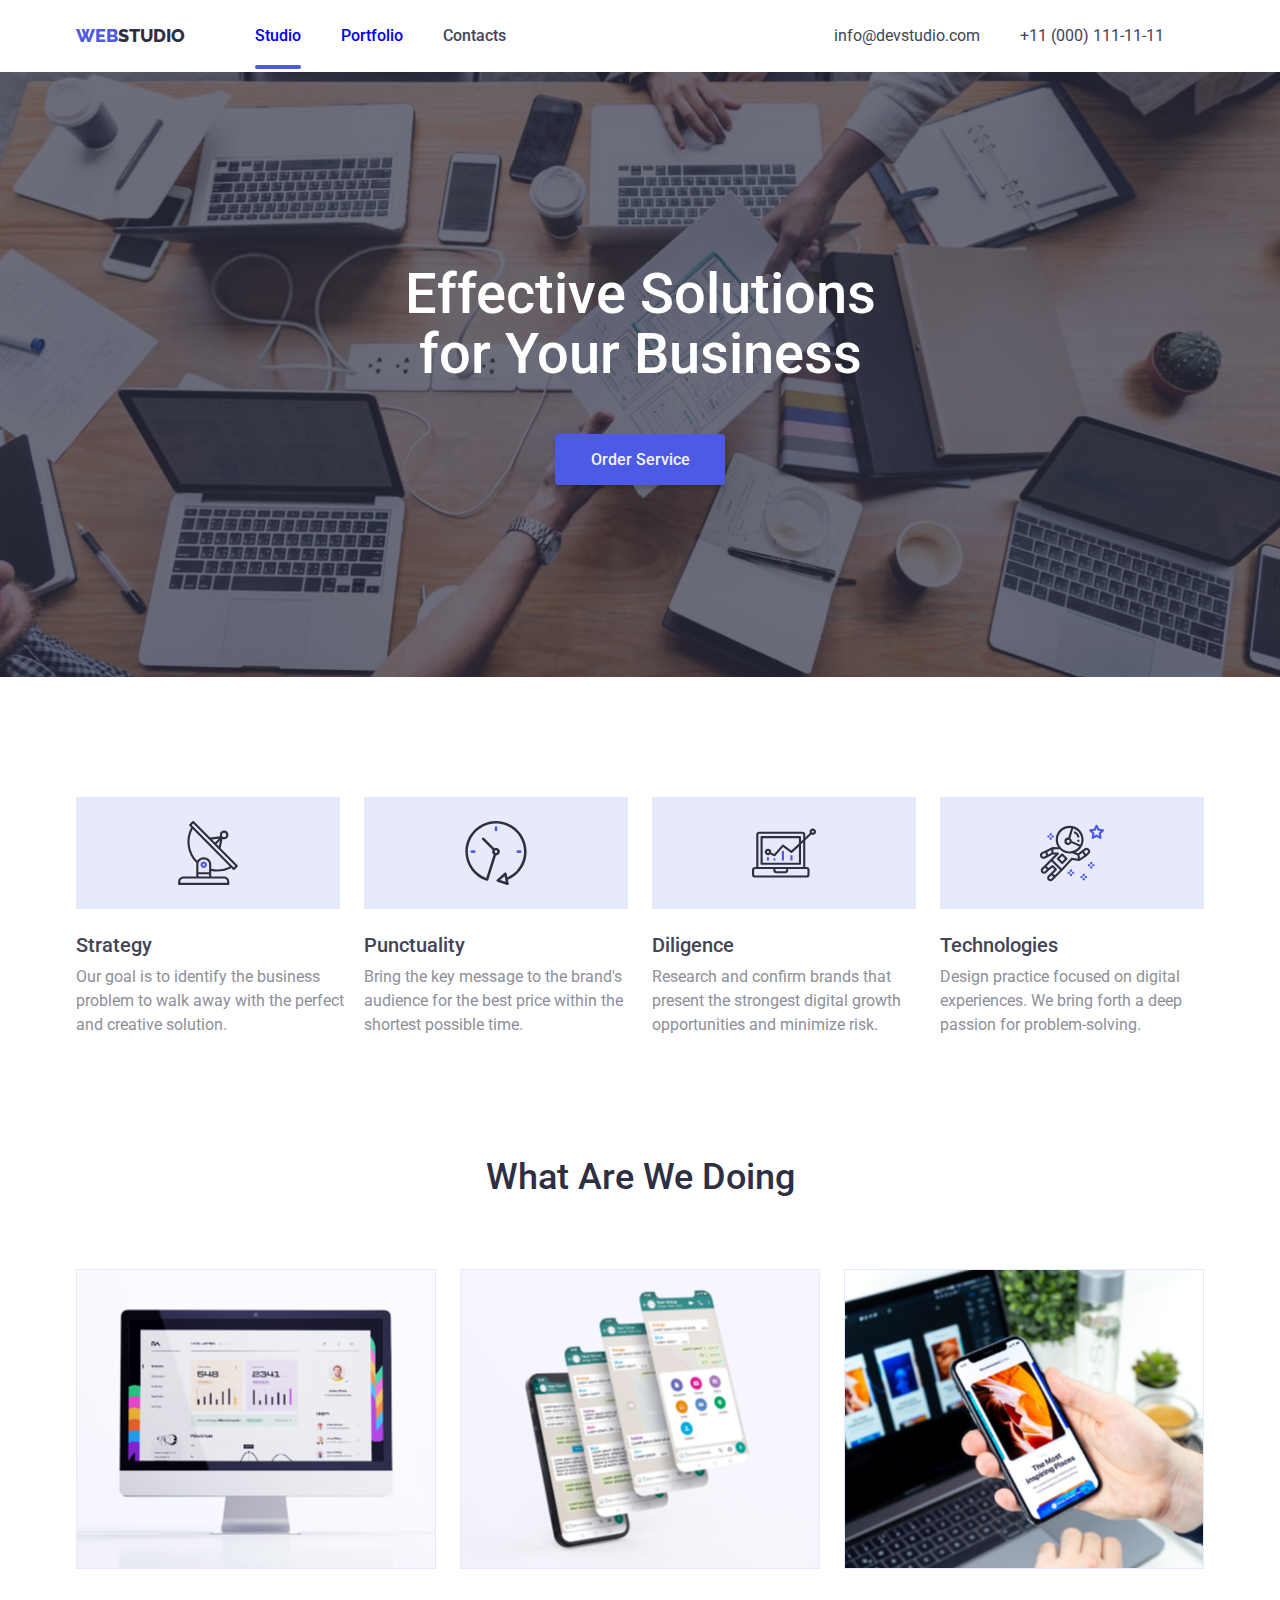
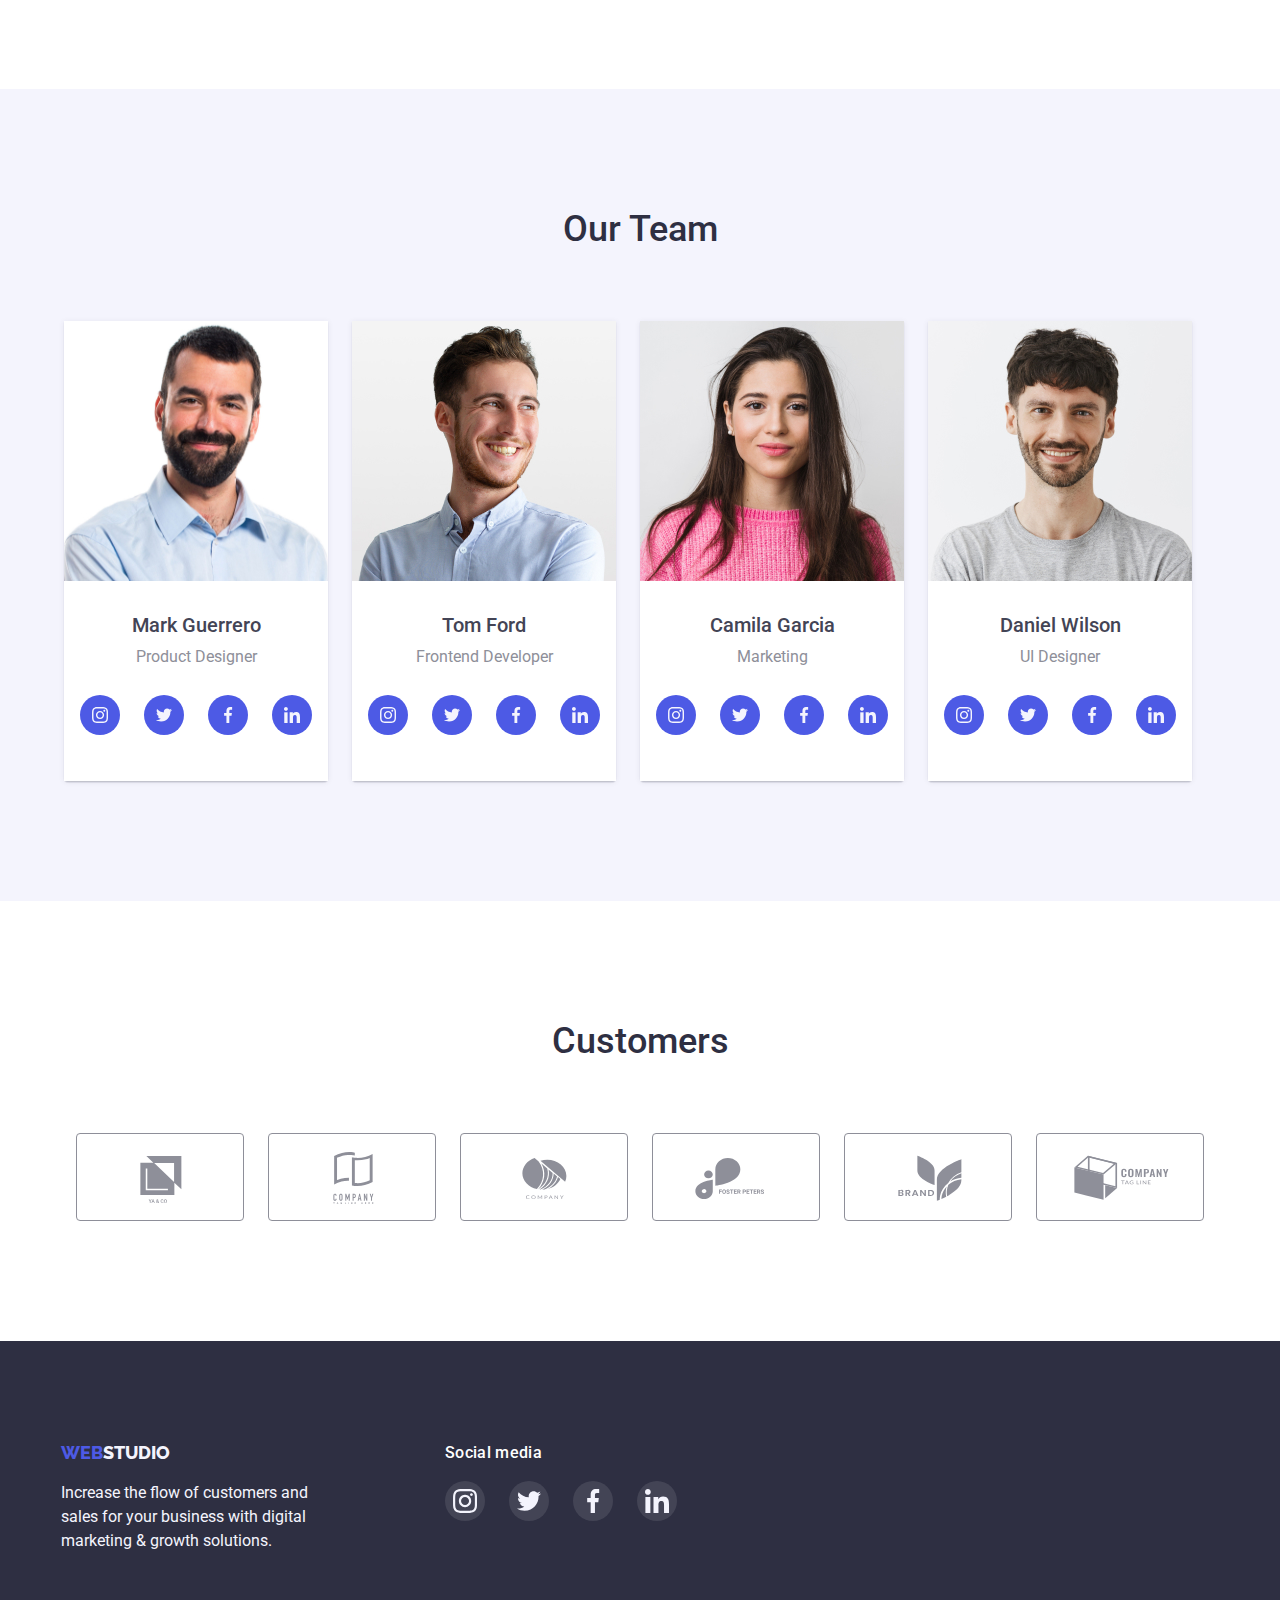
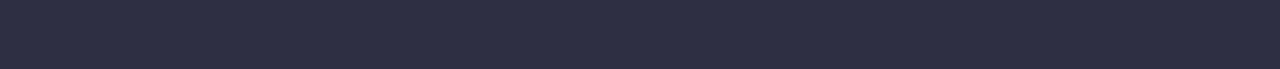
<file: index.html>
<!DOCTYPE html>
<html lang="en">
  <head>
    <meta charset="UTF-8" />
    <meta http-equiv="X-UA-Compatible" content="IE=edge" />
    <meta name="viewport" content="width=device-width, initial-scale=1.0" />
    <title>WebStudio</title>
    <link
      rel="stylesheet"
      href="https://cdnjs.cloudflare.com/ajax/libs/modern-normalize/1.0.0/modern-normalize.min.css"
    />
    <link
      href="https://fonts.googleapis.com/css2?family=Raleway:wght@700&family=Roboto:wght@400;500;700;900&display=swap"
      rel="stylesheet"
    />
    <link rel="stylesheet" href="./css/styles.css" />
  </head>
  <body>
    <header class="header">
      <div class="container">
        <nav class="main-nav">
          <a href="index.html"
            ><span class="web">WEB</span><span class="studio">STUDIO</span></a
          >

          <ul class="header-nav">
            <li class="nav-link">
              <a href="index.html" class="studio-link current">Studio</a>
            </li>
            <li class="nav-link">
              <a href="portfolio.html" class="portfolio-link item">Portfolio</a>
            </li>
            <li class="nav-link">
              <a href="" class="contacts-link item">Contacts</a>
            </li>
          </ul>

          <ul class="header-link">
            <li>
              <a href="mailto:info@devstudio.com" class="mail item"
                >info@devstudio.com</a
              >
            </li>
            <li>
              <a href="tel:+110001111111" class="tel item"
                >+11 (000) 111-11-11</a
              >
            </li>
          </ul>
        </nav>
      </div>
    </header>
    <main>
      <section class="hero">
        <div class="container">
          <h1 class="hero-title">
            Effective Solutions <br />
            for Your Business
          </h1>
          <button class="button" data-modal-open>
            <span class="button-text">Order Service</span>
          </button>
        </div>
      </section>
      <section class="advantages">
        <div class="container">
          <h2 class="advantages-title">Our advantages</h2>
          <ul class="advantages-list">
            <li class="strategy">
              <div class="strategy-svg"></div>
              <h3 class="header-list">Strategy</h3>
              <p class="text-list">
                Our goal is to identify the business problem to walk away with
                the perfect and creative solution.
              </p>
            </li>
            <li class="punctuality">
              <div class="punctuality-svg"></div>
              <h3 class="header-list">Punctuality</h3>
              <p class="text-list">
                Bring the key message to the brand's audience for the best price
                within the shortest possible time.
              </p>
            </li>
            <li class="diligence">
              <div class="diligence-svg"></div>
              <h3 class="header-list">Diligence</h3>
              <p class="text-list">
                Research and confirm brands that present the strongest digital
                growth opportunities and minimize risk.
              </p>
            </li>
            <li class="technologies">
              <div class="technologies-svg"></div>
              <h3 class="header-list">Technologies</h3>
              <p class="text-list">
                Design practice focused on digital experiences. We bring forth a
                deep passion for problem-solving.
              </p>
            </li>
          </ul>
        </div>
      </section>
      <section class="section-doing">
        <div class="container">
          <h2 class="section-title">What Are We Doing</h2>
          <ul class="section-list">
            <li><img src="./images/img1.jpg" alt="Monitor" width="360" /></li>
            <li>
              <img src="./images/img2.jpg" alt="Application" width="360" />
            </li>
            <li><img src="./images/img3.jpg" alt="Telephone" width="360" /></li>
          </ul>
        </div>
      </section>
      <section class="our-team">
        <div class="container">
          <h2 class="section-title">Our Team</h2>
          <ul class="team-list">
            <li class="section-team">
              <img
                src="./images/team1.jpg"
                alt="Mark"
                width="264"
                class="image-team"
              />
              <div class="team-cards icons-team">
                <h3 class="header-team">Mark Guerrero</h3>
                <p class="text-team">Product Designer</p>
                <ul class="list-svg">
                  <li class="li-team">
                    <a href="" class="team-icon">
                      <svg class="team-svg" height="16px" width="16px">
                        <use href="./images/icons.svg#icon-instagram"></use>
                      </svg>
                    </a>
                  </li>
                  <li class="li-team">
                    <a href="" class="team-icon">
                      <svg class="team-svg" height="16px" width="16px">
                        <use href="./images/icons.svg#icon-twitter"></use>
                      </svg>
                    </a>
                  </li>
                  <li class="li-team">
                    <a href="" class="team-icon">
                      <svg class="team-svg" height="16px" width="16px">
                        <use href="./images/icons.svg#icon-facebook"></use>
                      </svg>
                    </a>
                  </li>
                  <li class="li-team">
                    <a href="" class="team-icon">
                      <svg class="team-svg" height="16px" width="16px">
                        <use href="./images/icons.svg#icon-linkedin"></use>
                      </svg>
                    </a>
                  </li>
                </ul>
              </div>
            </li>
            <li class="section-team">
              <img
                src="./images/team2.jpg"
                alt="Tom"
                width="264"
                class="image-team"
              />
              <div class="team-cards icons-team">
                <h3 class="header-team">Tom Ford</h3>
                <p class="text-team">Frontend Developer</p>
                <ul class="list-svg">
                  <li class="li-team">
                    <a href="" class="team-icon">
                      <svg class="team-svg" height="16px" width="16px">
                        <use href="./images/icons.svg#icon-instagram"></use>
                      </svg>
                    </a>
                  </li>
                  <li class="li-team">
                    <a href="" class="team-icon">
                      <svg class="team-svg" height="16px" width="16px">
                        <use href="./images/icons.svg#icon-twitter"></use>
                      </svg>
                    </a>
                  </li>
                  <li class="li-team">
                    <a href="" class="team-icon">
                      <svg class="team-svg" height="16px" width="16px">
                        <use href="./images/icons.svg#icon-facebook"></use>
                      </svg>
                    </a>
                  </li>
                  <li class="li-team">
                    <a href="" class="team-icon">
                      <svg class="team-svg" height="16px" width="16px">
                        <use href="./images/icons.svg#icon-linkedin"></use>
                      </svg>
                    </a>
                  </li>
                </ul>
              </div>
            </li>
            <li class="section-team">
              <img
                src="./images/team3.jpg"
                alt="Camila"
                width="264"
                class="image-team"
              />
              <div class="team-cards icons-team">
                <h3 class="header-team">Camila Garcia</h3>
                <p class="text-team">Marketing</p>
                <ul class="list-svg">
                  <li class="li-team">
                    <a href="" class="team-icon">
                      <svg class="team-svg" height="16px" width="16px">
                        <use href="./images/icons.svg#icon-instagram"></use>
                      </svg>
                    </a>
                  </li>
                  <li class="li-team">
                    <a href="" class="team-icon">
                      <svg class="team-svg" height="16px" width="16px">
                        <use href="./images/icons.svg#icon-twitter"></use>
                      </svg>
                    </a>
                  </li>
                  <li class="li-team">
                    <a href="" class="team-icon">
                      <svg class="team-svg" height="16px" width="16px">
                        <use href="./images/icons.svg#icon-facebook"></use>
                      </svg>
                    </a>
                  </li>
                  <li class="li-team">
                    <a href="" class="team-icon">
                      <svg class="team-svg" height="16px" width="16px">
                        <use href="./images/icons.svg#icon-linkedin"></use>
                      </svg>
                    </a>
                  </li>
                </ul>
              </div>
            </li>
            <li class="section-team">
              <img
                src="./images/team4.jpg"
                alt="Daniel"
                width="264"
                class="image-team"
              />
              <div class="team-cards icons-team">
                <h3 class="header-team">Daniel Wilson</h3>
                <p class="text-team">UI Designer</p>
                <ul class="list-svg">
                  <li class="li-team">
                    <a href="" class="team-icon">
                      <svg class="team-svg" height="16px" width="16px">
                        <use href="./images/icons.svg#icon-instagram"></use>
                      </svg>
                    </a>
                  </li>
                  <li class="li-team">
                    <a href="" class="team-icon">
                      <svg class="team-svg" height="16px" width="16px">
                        <use href="./images/icons.svg#icon-twitter"></use>
                      </svg>
                    </a>
                  </li>
                  <li class="li-team">
                    <a href="" class="team-icon">
                      <svg class="team-svg" height="16px" width="16px">
                        <use href="./images/icons.svg#icon-facebook"></use>
                      </svg>
                    </a>
                  </li>
                  <li class="li-team">
                    <a href="" class="team-icon">
                      <svg class="team-svg" height="16px" width="16px">
                        <use href="./images/icons.svg#icon-linkedin"></use>
                      </svg>
                    </a>
                  </li>
                </ul>
              </div>
            </li>
          </ul>
        </div>
      </section>
      <section class="customers">
        <div class="container">
          <h2 class="section-title">Customers</h2>
          <ul class="customers-list">
            <li class="li-customers">
              <a href="" class="a-customers">
                <svg class="svg-customers" height="56px" , width="154px">
                  <use href="./images/icons.svg#icon-client"></use>
                </svg>
              </a>
            </li>
            <li class="li-customers">
              <a href="" class="a-customers">
                <svg class="svg-customers" height="56px" , width="154px">
                  <use href="./images/icons.svg#icon-client1"></use>
                </svg>
              </a>
            </li>
            <li class="li-customers">
              <a href="" class="a-customers">
                <svg class="svg-customers" height="56px" , width="154px">
                  <use
                    href="./images/icons.svg#icon-client2"
                    class="use-icons"
                  ></use>
                </svg>
              </a>
            </li>
            <li class="li-customers">
              <a href="" class="a-customers">
                <svg class="svg-customers" height="56px" , width="154px">
                  <use href="./images/icons.svg#icon-client3"></use>
                </svg>
              </a>
            </li>
            <li class="li-customers">
              <a href="" class="a-customers">
                <svg class="svg-customers" height="56px" , width="154px">
                  <use href="./images/icons.svg#icon-client4"></use>
                </svg>
              </a>
            </li>
            <li class="li-customers">
              <a href="" class="a-customers">
                <svg class="svg-customers" height="56px" , width="154px">
                  <use href="./images/icons.svg#icon-client6"></use>
                </svg>
              </a>
            </li>
          </ul>
        </div>
      </section>
    </main>
    <footer class="footer">
      <div class="container footer">
        <div class="footer-logo">
          <a href="" class="footer-link"
            ><span class="web footer">WEB</span
            ><span class="studio-footer">STUDIO</span></a
          >
          <p class="footer-text">
            Increase the flow of customers and sales for your business with
            digital marketing & growth solutions.
          </p>
        </div>
        <div class="social-media">
          <h3 class="media-item">Social media</h3>
          <ul class="list-media">
            <li class="li-media">
              <a href="" class="media-btn">
                <svg class="media-svg" height="24px" width="24px">
                  <use href="./images/icons.svg#icon-instagram"></use>
                </svg>
              </a>
            </li>
            <li class="li-media">
              <a href="" class="media-btn">
                <svg class="media-svg" height="24px" width="24px">
                  <use href="./images/icons.svg#icon-twitter"></use>
                </svg>
              </a>
            </li>
            <li class="li-media">
              <a href="" class="media-btn">
                <svg class="media-svg" height="24px" width="24px">
                  <use href="./images/icons.svg#icon-facebook"></use>
                </svg>
              </a>
            </li>
            <li class="li-media">
              <a href="" class="media-btn">
                <svg class="media-svg" height="24px" width="24px">
                  <use href="./images/icons.svg#icon-linkedin"></use>
                </svg>
              </a>
            </li>
          </ul>
        </div>
      </div>
    </footer>
    <div class="backdrop is-hidden" data-modal>
      <div class="modal">
        <button class="btn-close" data-modal-close>
          <svg class="svg-close" height="8" width="8">
            <use href="./images/icons.svg#icon-close" class="use-close"></use>
          </svg>
        </button>
      </div>
    </div>
    <script src="./js/modal.js"></script>
  </body>
</html>
</file>
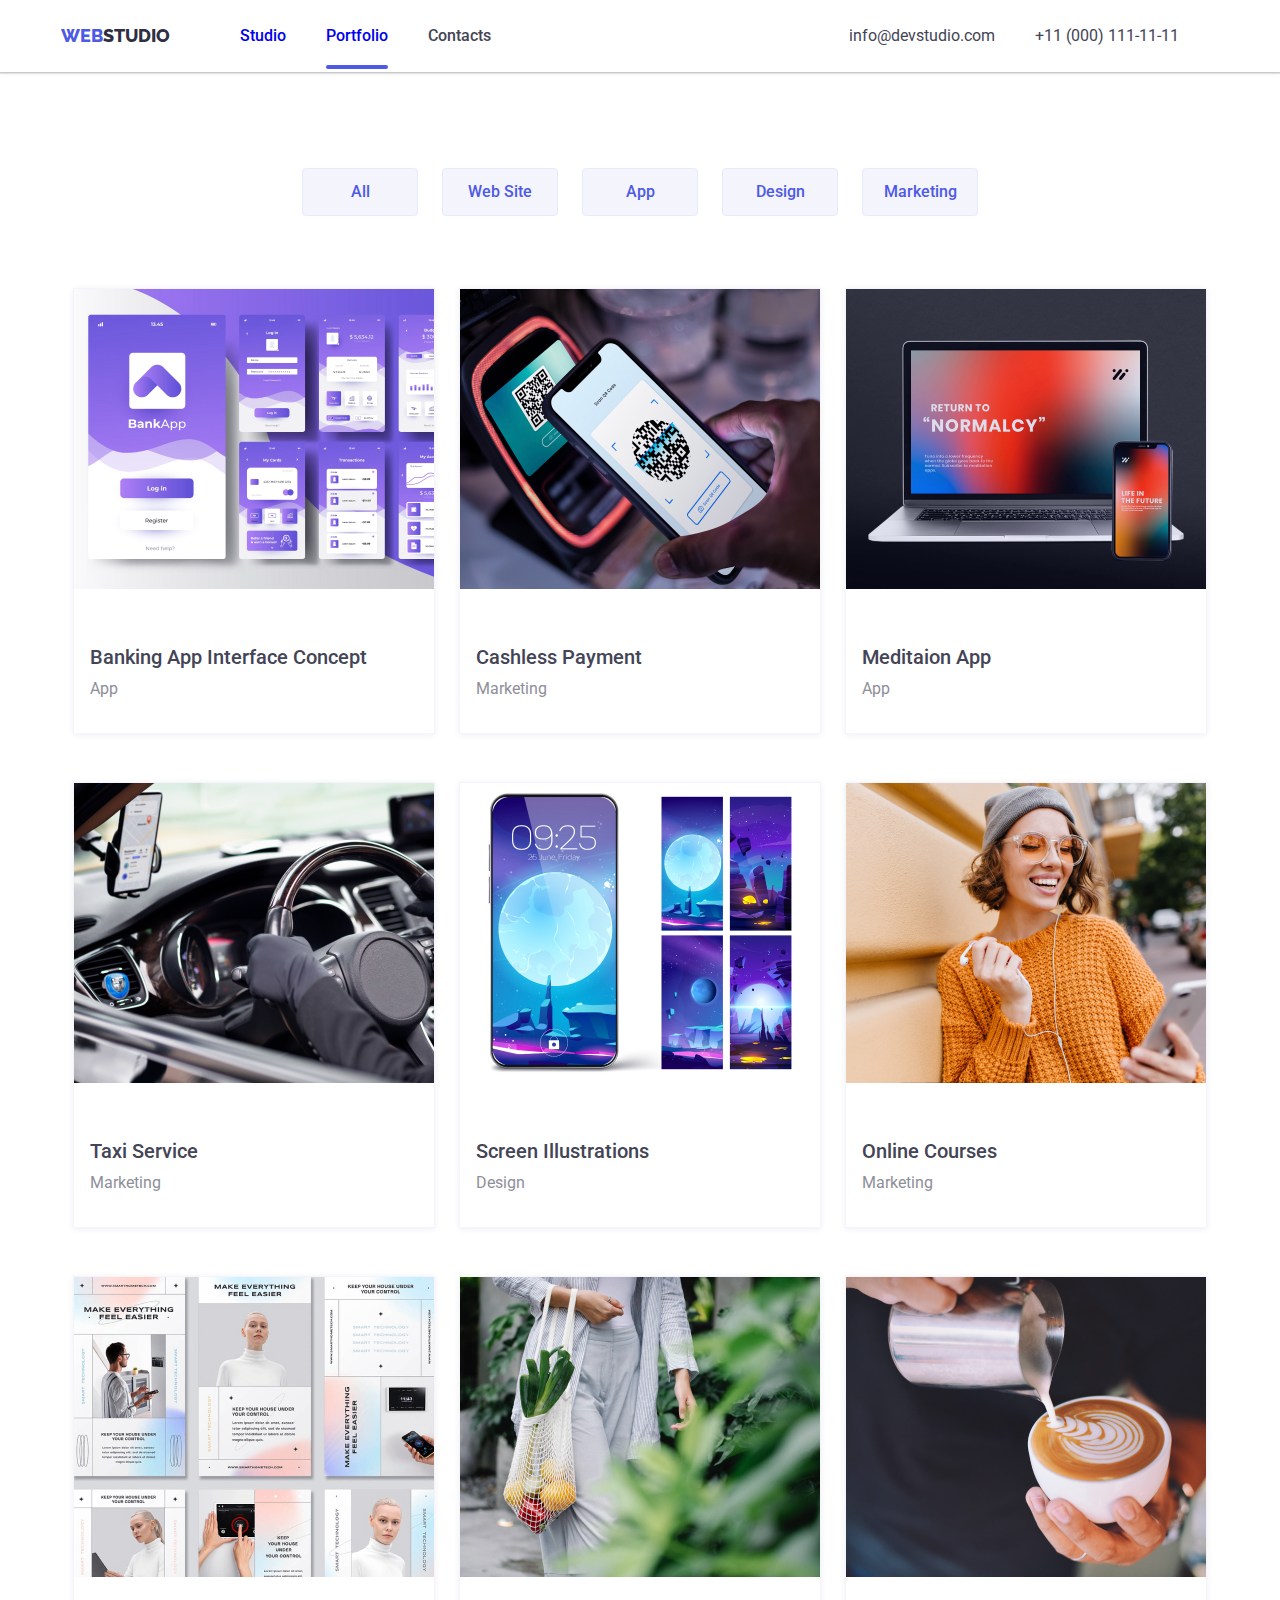
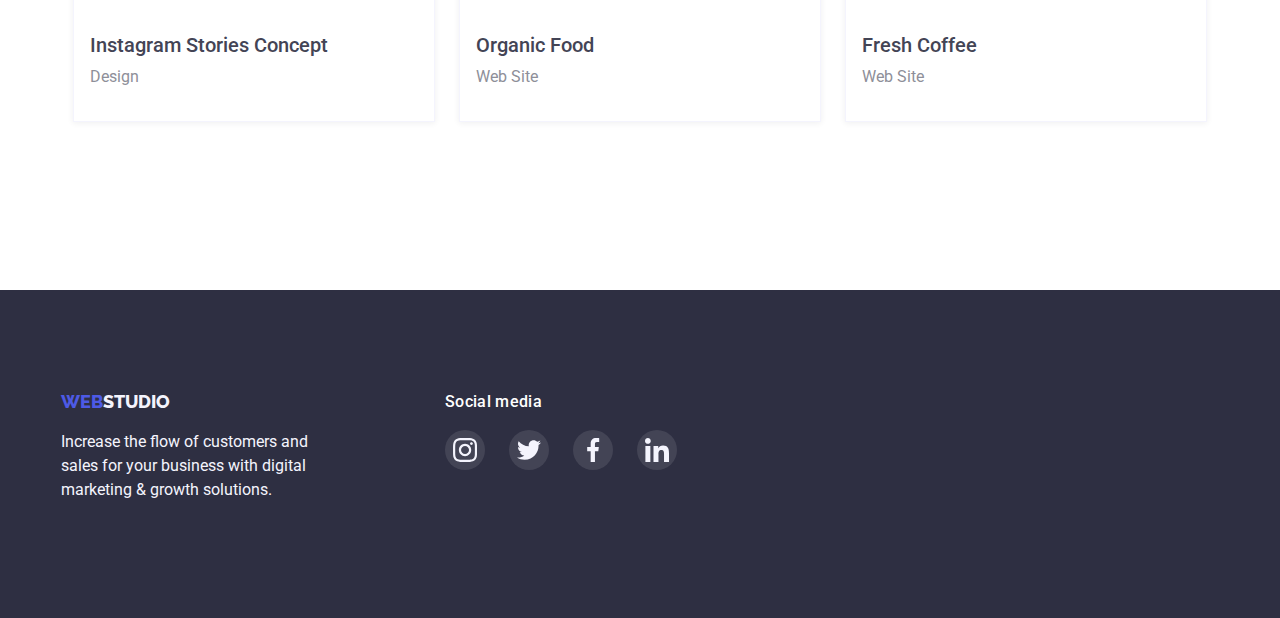
<file: portfolio.html>
<!DOCTYPE html>
<html lang="en">
  <head>
    <meta charset="UTF-8" />
    <meta http-equiv="X-UA-Compatible" content="IE=edge" />
    <meta name="viewport" content="width=device-width, initial-scale=1.0" />
    <title>Portfolio</title>
    <link
      href="https://fonts.googleapis.com/css2?family=Raleway:wght@700&family=Roboto:wght@400;500;700;900&display=swap"
      rel="stylesheet"
    />
    <link rel="stylesheet" href="./css/styles.css" />
  </head>
  <body>
    <header class="header">
      <div class="container">
        <nav class="main-nav">
          <a href="index.html"
            ><span class="web">WEB</span><span class="studio">STUDIO</span></a
          >

          <ul class="header-nav">
            <li><a href="index.html" class="studio-link">Studio</a></li>
            <li>
              <a href="portfolio.html" class="portfolio-link current"
                >Portfolio</a
              >
            </li>
            <li><a href="" class="contacts-link">Contacts</a></li>
          </ul>

          <ul class="header-link">
            <li>
              <a href="mailto:info@devstudio.com" class="mail"
                >info@devstudio.com</a
              >
            </li>
            <li>
              <a href="tel:+110001111111" class="tel">+11 (000) 111-11-11</a>
            </li>
          </ul>
        </nav>
      </div>
    </header>
    <main>
      <section class="section-portfolio">
        <div class="container">
          <h1 class="portfolio-title">Portfolio</h1>
          <ul class="portfolio-list">
            <li>
              <button class="portfolio-btn">All</button>
            </li>
            <li>
              <button class="portfolio-btn">Web Site</button>
            </li>
            <li>
              <button class="portfolio-btn">App</button>
            </li>
            <li>
              <button class="portfolio-btn">Design</button>
            </li>
            <li>
              <button class="portfolio-btn">Marketing</button>
            </li>
          </ul>
          <ul class="portfolio-cards">
            <li class="works-card">
              <a href="" class="link-portfolio">
                <div class="tumb">
                  <img
                    src="./images/portfolio1.jpg"
                    alt="Banking app"
                    width="360"
                  />
                  <div class="portfolio-overlay">
                    <p class="overlay-text">
                      14 Stylish and User-Friendly App Design Concepts · Task
                      Manager App · Calorie Tracker App · Exotic Fruit Ecommerce
                      App · Cloud Storage App
                    </p>
                  </div>
                </div>
                <div class="works-text">
                  <h2 class="header-list works">
                    Banking App Interface Concept
                  </h2>
                  <p class="text-list works">App</p>
                </div></a
              >
            </li>
            <li class="works-card">
              <a href="" class="link-portfolio">
                <div class="tumb">
                  <img
                    src="./images/portfolio2.jpg"
                    alt="Payment"
                    width="360"
                  />
                  <div class="portfolio-overlay">
                    <p class="overlay-text">
                      14 Stylish and User-Friendly App Design Concepts · Task
                      Manager App · Calorie Tracker App · Exotic Fruit Ecommerce
                      App · Cloud Storage App
                    </p>
                  </div>
                </div>
                <div class="works-text">
                  <h2 class="header-list works">Cashless Payment</h2>
                  <p class="text-list works">Marketing</p>
                </div></a
              >
            </li>
            <li class="works-card">
              <a href="" class="link-portfolio">
                <div class="tumb">
                  <img
                    src="./images/portfolio3.jpg"
                    alt="Meditaion app"
                    width="360"
                  />
                  <div class="portfolio-overlay">
                    <p class="overlay-text">
                      14 Stylish and User-Friendly App Design Concepts · Task
                      Manager App · Calorie Tracker App · Exotic Fruit Ecommerce
                      App · Cloud Storage App
                    </p>
                  </div>
                </div>
                <div class="works-text">
                  <h2 class="header-list works">Meditaion App</h2>
                  <p class="text-list works">App</p>
                </div></a
              >
            </li>
            <li class="works-card">
              <a href="" class="link-portfolio">
                <div class="tumb">
                  <img src="./images/portfolio4.jpg" alt="Taxi" width="360" />
                  <div class="portfolio-overlay">
                    <p class="overlay-text">
                      14 Stylish and User-Friendly App Design Concepts · Task
                      Manager App · Calorie Tracker App · Exotic Fruit Ecommerce
                      App · Cloud Storage App
                    </p>
                  </div>
                </div>
                <div class="works-text">
                  <h2 class="header-list works">Taxi Service</h2>
                  <p class="text-list works">Marketing</p>
                </div></a
              >
            </li>
            <li class="works-card">
              <a href="" class="link-portfolio">
                <div class="tumb">
                  <img
                    src="./images/portfolio5.jpg"
                    alt="Illustrations"
                    width="360"
                  />
                  <div class="portfolio-overlay">
                    <p class="overlay-text">
                      14 Stylish and User-Friendly App Design Concepts · Task
                      Manager App · Calorie Tracker App · Exotic Fruit Ecommerce
                      App · Cloud Storage App
                    </p>
                  </div>
                </div>
                <div class="works-text">
                  <h2 class="header-list works">Screen Illustrations</h2>
                  <p class="text-list works">Design</p>
                </div></a
              >
            </li>
            <li class="works-card">
              <a href="" class="link-portfolio">
                <div class="tumb">
                  <img
                    src="./images/portfolio6.jpg"
                    alt="Courses"
                    width="360"
                  />
                  <div class="portfolio-overlay">
                    <p class="overlay-text">
                      14 Stylish and User-Friendly App Design Concepts · Task
                      Manager App · Calorie Tracker App · Exotic Fruit Ecommerce
                      App · Cloud Storage App
                    </p>
                  </div>
                </div>
                <div class="works-text">
                  <h2 class="header-list works">Online Courses</h2>
                  <p class="text-list works">Marketing</p>
                </div></a
              >
            </li>
            <li class="works-card">
              <a href="" class="link-portfolio">
                <div class="tumb">
                  <img
                    src="./images/portfolio7.jpg"
                    alt="Instagram Stories"
                    width="360"
                  />
                  <div class="portfolio-overlay">
                    <p class="overlay-text">
                      14 Stylish and User-Friendly App Design Concepts · Task
                      Manager App · Calorie Tracker App · Exotic Fruit Ecommerce
                      App · Cloud Storage App
                    </p>
                  </div>
                </div>
                <div class="works-text">
                  <h2 class="header-list works">Instagram Stories Concept</h2>
                  <p class="text-list works">Design</p>
                </div></a
              >
            </li>
            <li class="works-card">
              <a href="" class="link-portfolio">
                <div class="tumb">
                  <img src="./images/portfolio8.jpg" alt="Food" width="360" />
                  <div class="portfolio-overlay">
                    <p class="overlay-text">
                      14 Stylish and User-Friendly App Design Concepts · Task
                      Manager App · Calorie Tracker App · Exotic Fruit Ecommerce
                      App · Cloud Storage App
                    </p>
                  </div>
                </div>
                <div class="works-text">
                  <h2 class="header-list works">Organic Food</h2>
                  <p class="text-list works">Web Site</p>
                </div></a
              >
            </li>
            <li class="works-card">
              <a href="" class="link-portfolio">
                <div class="tumb">
                  <img src="./images/portfolio9.jpg" alt="Coffee" width="360" />
                  <div class="portfolio-overlay">
                    <p class="overlay-text">
                      14 Stylish and User-Friendly App Design Concepts · Task
                      Manager App · Calorie Tracker App · Exotic Fruit Ecommerce
                      App · Cloud Storage App
                    </p>
                  </div>
                </div>
                <div class="works-text">
                  <h2 class="header-list works">Fresh Coffee</h2>
                  <p class="text-list works">Web Site</p>
                </div></a
              >
            </li>
          </ul>
        </div>
      </section>
    </main>
    <footer class="footer">
      <div class="container footer">
        <div class="footer-logo">
          <a href="" class="footer-link"
            ><span class="web footer">WEB</span
            ><span class="studio-footer">STUDIO</span></a
          >
          <p class="footer-text">
            Increase the flow of customers and sales for your business with
            digital marketing & growth solutions.
          </p>
        </div>
        <div class="social-media">
          <h3 class="media-item">Social media</h3>
          <ul class="list-media">
            <li class="li-media">
              <a href="" class="media-btn">
                <svg class="media-svg" height="24px" width="24px">
                  <use href="./images/icons.svg#icon-instagram"></use>
                </svg>
              </a>
            </li>
            <li class="li-media">
              <a href="" class="media-btn">
                <svg class="media-svg" height="24px" width="24px">
                  <use href="./images/icons.svg#icon-twitter"></use>
                </svg>
              </a>
            </li>
            <li class="li-media">
              <a href="" class="media-btn">
                <svg class="media-svg" height="24px" width="24px">
                  <use href="./images/icons.svg#icon-facebook"></use>
                </svg>
              </a>
            </li>
            <li class="li-media">
              <a href="" class="media-btn">
                <svg class="media-svg" height="24px" width="24px">
                  <use href="./images/icons.svg#icon-linkedin"></use>
                </svg>
              </a>
            </li>
          </ul>
        </div>
      </div>
    </footer>
  </body>
</html>
</file>
<file: css/styles.css>
:root {
  --PrimaryBrand: #4d5ae5;
  --DarkColor: #2e2f42;
  --SuccessColor: #31d0aa;
  --TextColor: #434455;
  --SubtleText: #8e8f99;
  --Accent: #e7e9fc;
  --Light: #f4f4fd;
}

body {
  font-family: "Roboto", sans-serif;
  margin: 0;
}

.container {
  width: 1158px;
  padding-left: 15px;
  padding-right: 15px;
  margin: 0 auto;
}

a {
  text-decoration: none;
}

ul {
  list-style-type: none;
}

h1,
h2,
h3,
h4 {
  margin: 0;
}

.header {
  justify-content: center;
  width: 100%;
  margin: auto;
  background-color: #fff;
  box-shadow: 0px 2px 1px rgba(46, 47, 66, 0.08),
    0px 1px 1px rgba(46, 47, 66, 0.16), 0px 1px 6px rgba(46, 47, 66, 0.08);
}

.web {
  color: var(--PrimaryBrand);
  width: 44px;
  font-weight: 800;
  font-size: 18px;
  line-height: 24px;
  font-family: "Raleway";
}

.studio {
  font-family: "Raleway";
  color: var(--DarkColor);
  width: 44px;
  font-weight: 800;
  font-size: 18px;
  line-height: 24px;
}

.main-nav {
  display: flex;
  align-items: center;
}

.header-nav {
  display: flex;
  margin-left: 70px;
  margin-top: 0;
  margin-bottom: 0;
  padding-left: 0;
  padding-top: 24px;
  padding-bottom: 24px;
  color: var(--DarkColor);
  font-weight: 500;
  font-size: 16px;
  line-height: 24px;
}

.header-nav li {
  position: relative;
  margin-right: 40px;
}

.header-nav :last-child {
  margin-right: 0px;
}

.studio-link {
  position: relative;
  padding-top: 24px;
  padding-bottom: 24px;
}

.portfolio-link {
  position: relative;
  padding-top: 24px;
  padding-bottom: 24px;
}

.contacts-link {
  position: relative;
  padding-top: 24px;
  padding-bottom: 24px;
}

.studio-link.current::after {
  content: "";
  position: absolute;
  display: block;
  bottom: 0;
  left: 0;
  width: 100%;
  height: 4px;
  background-color: #4d5ae5;
  border-radius: 2px;
}

.portfolio-link.current::after {
  content: "";
  position: absolute;
  display: block;
  bottom: 0;
  left: 0;
  width: 100%;
  height: 4px;
  background-color: #4d5ae5;
  border-radius: 2px;
}

.studio-link:hover,
.studio-link:focus,
.portfolio-link:hover,
.portfolio-link:focus .contacts-link:hover,
.contacts-link:focus {
  color: var(--TextColor);
}

.studio-link:visited {
  color: var(--TextColor);
}

.portfolio-link:visited {
  color: var(--TextColor);
}

.contacts-link:visited {
  color: var(--TextColor);
}

.studio-link:active,
.portfolio-link:active,
.contacts-link:active {
  color: var(--PrimaryBrand);
}

.header-link {
  display: flex;
  padding-left: 0;
  margin-left: auto;
  margin-bottom: 0;
  margin-top: 0;
  padding-top: 24px;
  padding-bottom: 24px;
}

.header-link:first-child {
  margin-right: 40px;
}

.mail,
.tel {
  margin-right: 40px;
  color: var(--TextColor);
  font-weight: 400;
  font-size: 16px;
  line-height: 24px;
  transition-property: color;
  transition-duration: 250ms;
  transition-timing-function: cubic-bezier(0.4, 0, 0.2, 1);
}

.mail:hover,
.mail:focus {
  color: var(--PrimaryBrand);
}

.tel:hover,
.tel:focus {
  color: var(--PrimaryBrand);
}

.hero {
  display: flex;
  text-align: center;
  background-color: var(--DarkColor);
  background-size: cover;
  background-image: linear-gradient(
      rgba(46, 47, 66, 0.7),
      rgba(46, 47, 66, 0.7)
    ),
    url("../images/people-office.jpg");
  background-position: center;
  padding-top: 192px;
  padding-bottom: 192px;
  margin: 0 auto;
  max-width: 1440px;
}

.hero-title {
  margin-bottom: 50px;
  margin-right: 0;
  color: #fff;
  font-weight: 500;
  font-size: 56px;
  line-height: 60px;
}

.button {
  background-color: var(--PrimaryBrand);
  color: #f4f4fd;
  width: 170px;
  height: 51px;
  box-shadow: 0px 4px 4px rgba(0, 0, 0, 0.15);
  border-radius: 4px;
  border: 0px;
  cursor: pointer;
  font-family: "Roboto";
  font-weight: 500;
  font-size: 16px;
  line-height: 19px;
}

.advantages {
  margin: 0 auto;
  padding-top: 120px;
  padding-bottom: 120px;
}

.advantages-list {
  display: flex;
  padding-left: 0px;
  margin: 0;
  margin-right: 0;
}

.advantages-list > li :not(:last-child) {
  margin-right: 24px;
}

.advantages-title {
  display: none;
  margin: 0;
  padding: 0;
  color: transparent;
}

.header-list {
  margin-top: 24px;
  margin-bottom: 8px;
  color: var(--TextColor);
  font-weight: 500;
  font-size: 20px;
  line-height: 24px;
}

.text-list {
  margin: 0;
  color: var(--SubtleText);
  font-weight: 400;
  font-size: 16px;
  line-height: 24px;
}

.strategy {
  margin-right: 0;
}

.strategy-svg {
  height: 112px;
  width: 264px;
  margin: 0;
  padding-top: 24px;
  padding-bottom: 24px;
  background-color: var(--Accent);
}

.strategy-svg::before {
  content: "";
  display: block;
  background-image: url(../images/antenna.svg);
  background-size: contain;
  background-repeat: no-repeat;
  background-position: center;
  height: 64px;
}

.punctuality-svg {
  height: 112px;
  width: 264px;
  padding-top: 24px;
  padding-bottom: 24px;
  background-color: var(--Accent);
}

.punctuality-svg::before {
  content: "";
  display: block;
  background-image: url(../images/clock.svg);
  background-size: contain;
  background-repeat: no-repeat;
  background-position: center;
  height: 64px;
  background-color: var(--Accent);
}

.diligence-svg {
  height: 112px;
  width: 264px;
  padding-top: 24px;
  padding-bottom: 24px;
  background-color: var(--Accent);
}

.diligence-svg::before {
  content: "";
  display: block;
  background-image: url(../images/diagram.svg);
  background-size: contain;
  background-repeat: no-repeat;
  background-position: center;
  height: 64px;
  background-color: var(--Accent);
}

.technologies-svg {
  height: 112px;
  width: 264px;
  padding-top: 24px;
  padding-bottom: 24px;
  background-color: var(--Accent);
}

.technologies-svg::before {
  content: "";
  display: block;
  background-image: url(../images/astronaut.svg);
  background-size: contain;
  background-repeat: no-repeat;
  background-position: center;
  height: 64px;
  background-color: var(--Accent);
}

img {
  display: block;
}

.section-doing {
  padding-bottom: 120px;
}

.our-team {
  background-color: var(--Light);
  padding-bottom: 120px;
  padding-top: 120px;
}

.section-title {
  text-align: center;
  margin: auto;
  margin-bottom: 72px;
  color: var(--DarkColor);
  font-weight: 500;
  font-size: 36px;
  line-height: 40px;
}

.section-list {
  display: flex;
  justify-content: center;
  margin: 0px;

  padding-left: 0;
}

.team-cards {
  text-align: center;
  padding-top: 32px;
  padding-bottom: 32px;
  background-color: #ffffff;
}

.section-list :not(:last-child) {
  padding-right: 24px;
}

.team-list {
  display: flex;
  justify-content: center;
  margin: 0;
  padding: 0;
}

.image-team {
  padding: 0px;
}

.section-team {
  margin-right: 24px;
  box-shadow: 0px 1px 6px rgba(46, 47, 66, 0.08),
    0px 1px 1px rgba(46, 47, 66, 0.16), 0px 2px 1px rgba(46, 47, 66, 0.08);
  border-radius: 0px 0px 4px 4px;
}

.header-list > .team {
  margin: 0;
  padding-top: 32px;
  padding-bottom: 8px;
  padding-left: 0px;
  padding-right: 0px;
}

.header-team {
  margin-bottom: 8px;
  color: var(--TextColor);
  font-weight: 500;
  font-size: 20px;
  line-height: 24px;
}

.text-team {
  margin: 0px;
  color: var(--SubtleText);
  font-weight: 400;
  font-size: 16px;
  line-height: 24px;
}

.team-svg {
  display: block;
  background-position: center;
  background-size: contain;
  border: 0;
  fill: currentColor;
}

.team-icon {
  display: flex;
  align-items: center;
  justify-content: center;
  height: 100%;
  width: 100%;
  margin-top: 26px;
  margin-bottom: 36px;
  border: 0;
  cursor: pointer;
  padding: 0;
  background-color: var(--PrimaryBrand);
  border-radius: 50%;
  color: var(--Light);
}

.icons-team {
  padding-left: 16px;
  padding-right: 16px;
  padding-bottom: 36px;
}

.list-svg {
  display: flex;
  justify-content: center;
  padding-left: 0;
  padding-bottom: 36px;
}

.li-team {
  height: 40px;
  width: 40px;
}

.li-team:not(:last-child):not(:last-child) {
  margin-right: 24px;
}

.team-svg:not(:last-child) {
  padding-right: 24px;
}

.customers {
  padding-top: 120px;
  padding-bottom: 120px;
}

.customers-list {
  display: flex;
  margin: 0;
  padding: 0;
}

.li-customers {
  height: 88px;
  width: 168px;
}

.li-customers:not(:last-child) {
  margin-right: 24px;
}

.a-customers {
  display: flex;
  justify-content: center;
  align-items: center;
  padding: 0;
  height: 100%;
  width: 100%;
  border: 1px solid #8e8f99;
  border-radius: 4px;
  cursor: pointer;
  fill: var(--SubtleText);
  transition-property: fill;
  transition-duration: 250ms;
  transition-timing-function: cubic-bezier(0.4, 0, 0.2, 1);
}

.a-customers:hover,
.a-customers:focus {
  outline: 1px solid #4d5ae5;
  border: transparent;
  fill: var(--PrimaryBrand);
}

.footer {
  background-color: var(--DarkColor);
  padding-top: 100px;
  padding-bottom: 100px;
}

.container.footer {
  display: flex;
  padding: 0;
}

.studio-footer {
  font-family: "Raleway";
  color: #f4f4fd;
  font-weight: 800;
  font-size: 18px;
  line-height: 21px;
}

.web.footer {
  padding: 0;
}

.footer-text {
  width: 264px;
  color: var(--Light);
  font-weight: 400;
  font-size: 16px;
  line-height: 24px;
}

.social-media {
  padding-left: 120px;
}

.media-item {
  margin-bottom: 16px;
  font-weight: 500;
  font-size: 16px;
  line-height: 24px;
  letter-spacing: 0.02em;
  color: #ffffff;
}

.list-media {
  display: flex;
  align-items: center;
  justify-content: center;
  padding: 0;
  margin: 0;
}

.li-media {
  height: 40px;
  width: 40px;
}

.li-media:not(:last-child) {
  margin-right: 24px;
}

.media-btn {
  display: flex;
  align-items: center;
  justify-content: center;
  height: 100%;
  width: 100%;
  border: 0;
  cursor: pointer;
  padding: 0;
  background: rgba(255, 255, 255, 0.1);
  border-radius: 50%;
  color: var(--Light);
  transition-property: background;
  transition-duration: 250ms;
  transition-timing-function: cubic-bezier(0.4, 0, 0.2, 1);
}

.media-btn:hover {
  background: #31d0aa;
}

.media-btn:focus {
  background: #31d0aa;
}

.media-svg {
  display: block;

  background-position: center;
  background-size: contain;
  border: 0;
  fill: currentColor;
}

.backdrop {
  position: fixed;
  top: 0;
  left: 0;
  height: 100%;
  width: 100%;
  background: rgba(46, 47, 66, 0.4);
}

.backdrop.is-hidden {
  visibility: hidden;
  opacity: 0;
  pointer-events: none;
}

.modal {
  position: absolute;
  top: 50%;
  left: 50%;
  transform: translate(-50%, -50%);
  display: flex;
  justify-content: end;
  padding: 24px;
  height: 576px;
  width: 408px;
  background-color: #fcfcfc;
  box-shadow: 0px 1px 1px rgba(0, 0, 0, 0.14), 0px 1px 3px rgba(0, 0, 0, 0.12),
    0px 2px 1px rgba(0, 0, 0, 0.2);
  border-radius: 4px;
}

.btn-close {
  padding: 0;
  height: 24px;
  width: 24px;
  border: 0;
  cursor: pointer;
  border-radius: 50%;
}

.svg-close {
  height: 100%;
  width: 100%;
  border-radius: 50%;
  border: 1px solid rgba(0, 0, 0, 0.1);
  cursor: pointer;
  fill: #e7e9fc;
}

.svg-close:hover,
.svg-close:focus {
  border-radius: 50% !important;
  fill: #e7e9fc;
  box-shadow: 0px 1px 6px rgba(46, 47, 66, 0.08),
    0px 1px 1px rgba(46, 47, 66, 0.16), 0px 2px 1px rgba(46, 47, 66, 0.08);
  border-radius: 4px;
}

.use-close {
  border-radius: 50%;
}

.section-portfolio {
  padding-top: 96px;
  padding-bottom: 120px;
}

.portfolio-title {
  display: none;
  color: transparent;
}

.portfolio-btn {
  width: 116px;
  height: 48px;
  background: #f4f4fd;
  border: 1px solid #e7e9fc;
  border-radius: 4px;
  font-family: "Roboto";
  font-weight: 500;
  font-size: 16px;
  line-height: 24px;
  color: var(--PrimaryBrand);
  transition-property: background-color, box-shadow, color;
  transition-duration: 250ms;
  transition-timing-function: cubic-bezier(0.4, 0, 0.2, 1);
}

.portfolio-list :not(:last-child) {
  margin-right: 24px;
}

.portfolio-list {
  display: flex;
  justify-content: center;
  margin-top: 0px;
  margin-bottom: 72px;
  padding: 0;
}

.portfolio-cards {
  display: flex;
  justify-content: center;
  flex-wrap: wrap;
  margin: 0;
  padding: 0;
}

.portfolio-btn:hover,
.portfolio-btn:focus {
  background-color: var(--PrimaryBrand);
  color: var(--Light);
  box-shadow: 0px 3px 1px rgba(0, 0, 0, 0.1), 0px 2px 1px rgba(0, 0, 0, 0.08),
    0px 2px 2px rgba(0, 0, 0, 0.12);
}

.portfolio-btn {
  cursor: pointer;
}

.portflio-works {
  display: flex;
  justify-content: center;
  flex-basis: calc((100% - 24px) / 3);
}

.works-card {
  margin-right: 24px;
  margin-bottom: 48px;
  border: 0.5px solid #f4f4fd;
  box-shadow: 0px 1px 6px rgba(46, 47, 66, 0.08);
}

.works-card:hover,
.works-card:focus {
  border: 0.5px solid #f4f4fd;
  box-shadow: 0px 1px 6px rgba(46, 47, 66, 0.08),
    0px 1px 1px rgba(46, 47, 66, 0.16), 0px 2px 1px rgba(46, 47, 66, 0.08);
}

.link-portfolio {
  transition-property: box-shadow;
  transition-duration: 250ms;
  transition-timing-function: cubic-bezier(0.4, 0, 0.2, 1);
}

.link-portfolio:hover .portfolio-overlay,
.link-portfolio:focus .portfolio-overlay {
  transform: translateY(0);
}

.tumb {
  display: block;
  position: relative;
  overflow: hidden;
}

.portfolio-overlay {
  position: absolute;
  transform: translateY(100%);
  transition: transform 250ms cubic-bezier(0.4, 0, 0.2, 1);
  top: 0;
  left: 0;
  height: 300px;
  width: 360px;
  background: #4d5ae5;
  background-blend-mode: soft-light;
  mix-blend-mode: normal;
}

.overlay-text {
  width: 296px;
  margin: 0;
  padding: 40px 32px 164px 32px;
  font-weight: 400;
  font-size: 16px;
  line-height: 24px;
  letter-spacing: 0.02em;
  color: #f4f4fd;
}

.works-card:nth-child(3n + 3) {
  margin-right: 0;
}

.works-text {
  padding-top: 32px;
  padding-left: 16px;
  padding-bottom: 32px;
}
</file>
